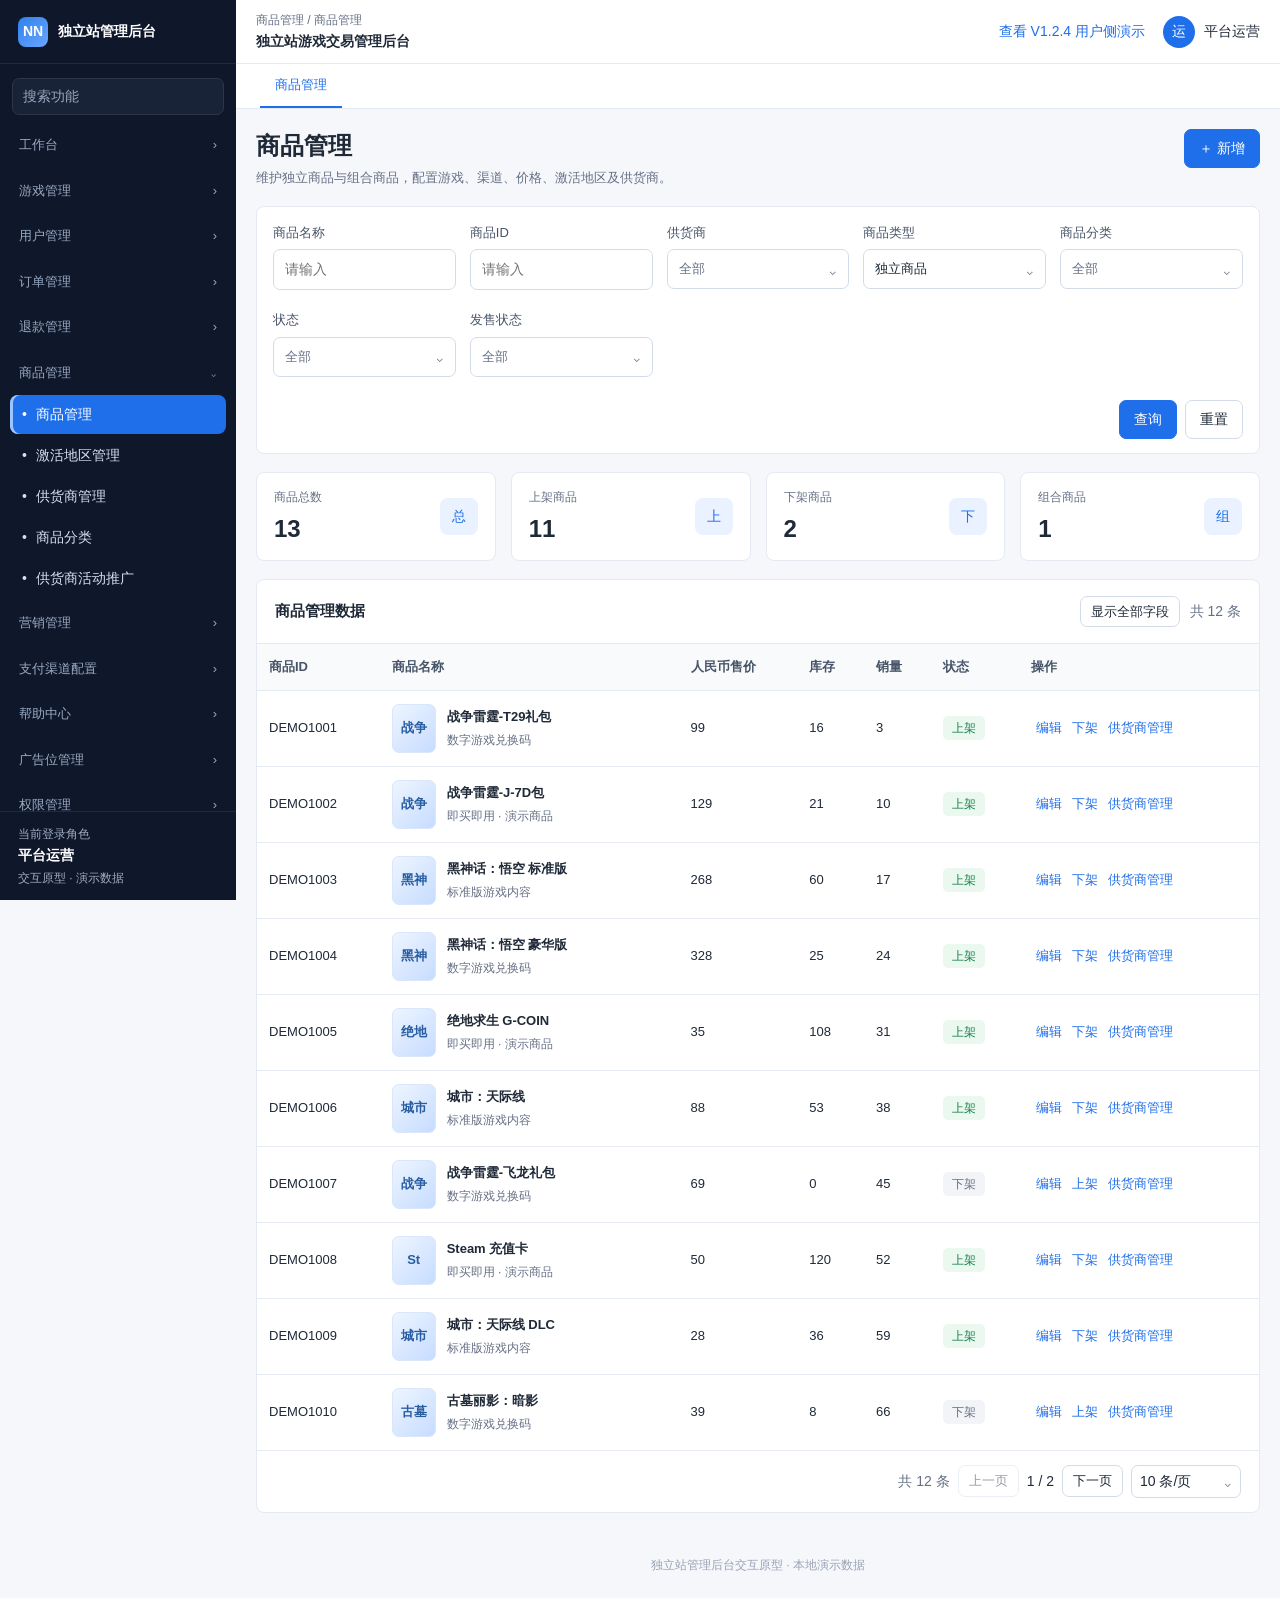
<file: independent-site-admin/index.html>
<!doctype html>
<html lang="zh-CN">
<head><meta charset="utf-8"><meta name="viewport" content="width=device-width,initial-scale=1"><title>独立站管理后台 · NN</title><link rel="stylesheet" href="assets/style.css?v=bundle-price-20261106"><link rel="stylesheet" href="assets/select-controls.css?v=all-channels-20261109"><link rel="stylesheet" href="assets/coupons.css?v=coupon-issuance-revision-20261103"><link rel="stylesheet" href="assets/activity-pages.css?v=topic-section-remove-left-20261117"></head>
<body>
<aside class="sidebar"><a class="brand" href="#/dashboard/analysis"><span class="brand-mark">NN</span><span>独立站管理后台</span></a><div class="nav-search"><input id="menuSearch" placeholder="搜索功能" aria-label="搜索功能"></div><nav id="nav" aria-label="后台导航"></nav><div class="role"><small>当前登录角色</small><strong>平台运营</strong><span class="demo-dot">交互原型 · 演示数据</span></div></aside>
<div class="main"><header class="topbar"><div><div id="crumb" class="crumb"></div><strong>独立站游戏交易管理后台</strong></div><div class="top-actions"><a href="coupon-client.html?v=v124-coupon-guide-20261123" target="_blank" rel="noopener">查看 V1.2.4 用户侧演示</a><span class="avatar-circle">运</span><span>平台运营</span></div></header><div id="tabs" class="page-tabs"></div><main id="content" class="content"></main><footer class="footer">独立站管理后台交互原型 · 本地演示数据</footer></div>
<div id="overlays"></div><div id="toast" role="status" aria-live="polite"></div>
<script src="assets/schema.js?v=fulfillment-display-20261126"></script><script src="assets/data.js?v=activation-region-20261112"></script><script src="assets/model.js?v=fulfillment-display-20261126"></script><script src="assets/phase-one.js?v=v124-card-type-20261119"></script><script src="assets/v123-schema.js?v=v123-banner-scope-style-20261111"></script><script src="assets/authorized-login.js?v=search-guide-demo-20260923"></script><script src="assets/form-validation.js?v=fulfillment-display-20261126"></script><script src="assets/list-interactions.js?v=search-guide-demo-20260923"></script><script src="assets/select-controls.js?v=all-channels-20261109"></script><script src="assets/coupons.js?v=repeat-policy-labels-20261125"></script><script src="assets/activity-pages.js?v=topic-no-schedule-copy-20261112"></script><script src="assets/sms-query.js?v=sms-simple-20261030"></script><script src="assets/app.js?v=fulfillment-display-20261126"></script><script src="assets/phase-one-ui.js?v=v124-card-type-20261119"></script>
<script src="assets/authorized-login-ui.js?v=search-guide-demo-20260923"></script>
<script src="assets/vendor/xlsx.mini.min.js?v=0.20.3"></script>
<script src="assets/coupon-audience.js?v=coupon-review-20260930"></script>
<script src="assets/coupons-ui.js?v=fulfillment-display-20261126"></script>
<script src="assets/v123-ui.js?v=v123-alias-match-20261111"></script>
<script src="assets/activity-pages-ui.js?v=topic-background-color-20261119"></script>
</body></html>
</file>
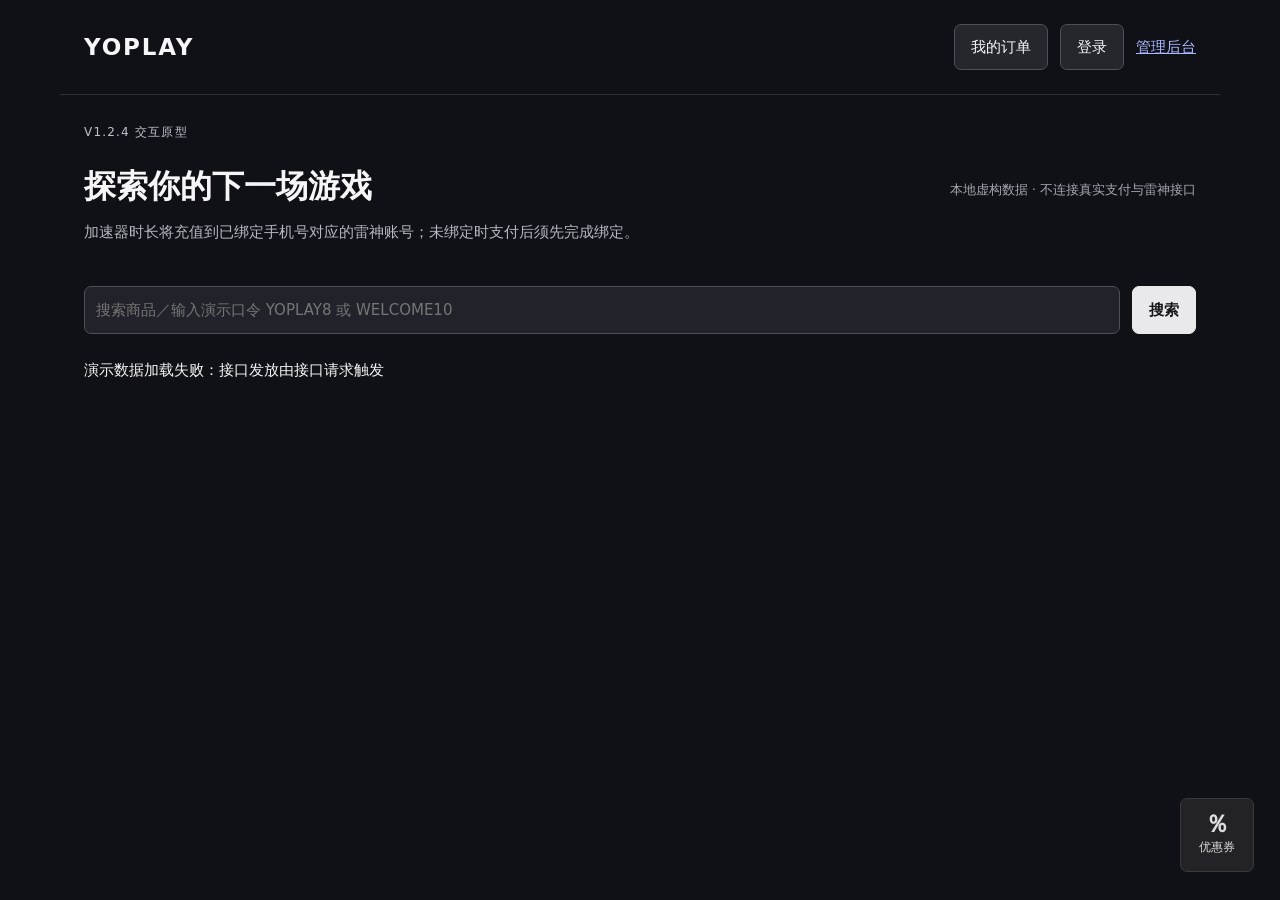
<file: independent-site-admin/coupon-client.html>
<!doctype html>
<html lang="zh-CN">
<head>
<meta charset="utf-8"><meta name="viewport" content="width=device-width,initial-scale=1">
<title>YOPLAY · 商品与履约演示</title>
<style>
*{box-sizing:border-box}body{margin:0;background:#101116;color:#f6f6f8;font:15px/1.6 system-ui,-apple-system,"Microsoft YaHei",sans-serif}header,main{max-width:1160px;margin:auto;padding:24px}header{display:flex;align-items:center;justify-content:space-between;border-bottom:1px solid #2d2f39}.brand{font-size:23px;font-weight:800;letter-spacing:.08em}.nav{display:flex;gap:12px;align-items:center}a{color:#a9b8ff}button,input,select{font:inherit}button{cursor:pointer;border:1px solid #4d4f5b;border-radius:7px;background:#26272d;color:#f7f7fa;padding:10px 16px}button.primary{background:#e9e9eb;color:#171719;border-color:#e9e9eb;font-weight:700}button.link{border:0;background:transparent;color:#b5c2ff;padding:0}button:disabled{opacity:.45;cursor:not-allowed}h1{font-size:32px;margin:18px 0 4px}h2{font-size:23px;margin:0 0 16px}h3{font-size:18px;margin:8px 0}p{color:#b6b7c0;margin:8px 0 18px}.muted,.note{color:#a4a6b0;font-size:13px}.toolbar{display:flex;gap:12px;margin:24px 0}.toolbar input{flex:1}.toolbar input,.form input,.form select{border:1px solid #4c4e59;border-radius:7px;background:#22232a;color:white;padding:11px;min-width:0}.grid{display:grid;grid-template-columns:repeat(3,minmax(0,1fr));gap:16px}.card{background:#1d1e24;border:1px solid #30313b;border-radius:12px;padding:19px;min-height:242px;display:flex;flex-direction:column}.art{height:88px;border-radius:8px;background:linear-gradient(120deg,#252f54,#493657 56%,#76522e);margin-bottom:14px}.card.recharge .art{background:linear-gradient(120deg,#153f61,#275a72 56%,#386655)}.card h3{margin:0}.card .grow{flex:1}.price{color:#fff;font-size:24px;font-weight:750}.old{color:#8c8d96;text-decoration:line-through;font-size:13px;margin-left:8px}.promo{color:#ffbb7b;font-size:13px;margin:2px 0 12px}.pill{display:inline-block;border-radius:99px;background:#263d37;color:#9ee0c5;padding:2px 9px;font-size:12px}.pill.wait{background:#443d2c;color:#f1d297;padding:2px 9px}.actions{display:flex;gap:12px;justify-content:flex-end;flex-wrap:wrap}.form{display:grid;gap:12px}.form label{display:grid;gap:6px;color:#c3c4cc}.check{display:flex;align-items:flex-start;gap:9px}.check input{margin-top:5px}.summary{background:#26272d;border-radius:9px;padding:16px;margin:18px 0}.summary strong{color:#fff}.row{display:flex;justify-content:space-between;gap:20px;padding:8px 0;border-bottom:1px solid #373840}.row:last-child{border:0}.row span:first-child{color:#aaaeb9}.notice{background:#242b37;border-left:3px solid #8eafff;padding:11px 13px;color:#c8d6f7;margin:14px 0}.notice.warning{background:#382e24;border-left-color:#f4bd72;color:#ffe1b7}.notice.success{background:#1e352d;border-left-color:#67cda2;color:#b8f1d7}.error{color:#ff9c9c;min-height:24px}dialog{width:min(530px,calc(100vw - 28px));max-height:90vh;overflow:auto;background:#1e1f24;color:#fff;border:1px solid #4a4b54;border-radius:10px;padding:25px}dialog::backdrop{background:#000b}.foot{display:flex;justify-content:flex-end;gap:10px;margin-top:22px}.coupon{background:#ececff;color:#25264a;padding:18px;border-radius:8px;margin:14px 0}.coupon strong{font-size:26px}.coupon p{color:#505272}.eyebrow{font-size:12px;color:#bfc2cc;letter-spacing:.1em;text-transform:uppercase}.topnote{display:flex;justify-content:space-between;gap:20px;align-items:center}.orderlist{display:grid;gap:8px;margin:16px 0}.orderlink{width:100%;text-align:left;display:flex;justify-content:space-between}.empty{padding:35px;border:1px dashed #484a56;border-radius:9px;text-align:center;color:#aaa}@media(max-width:800px){.grid{grid-template-columns:repeat(2,minmax(0,1fr))}}@media(max-width:580px){header,main{padding:16px}.grid{grid-template-columns:1fr}.topnote{display:block}.nav{gap:7px}dialog{padding:18px}}
/* 首页优惠券悬浮窗：每张券独立跳转，无底部共用按钮。 */
.coupon-float{position:fixed;right:26px;bottom:28px;z-index:15;display:flex;align-items:flex-end;gap:9px}.coupon-float-toggle{width:74px;height:74px;display:grid;place-content:center;gap:2px;background:#232327;border-color:#38383d;font-size:12px;color:#ddd}.coupon-float-toggle strong{font-size:24px;line-height:1}.coupon-float-panel{width:min(440px,calc(100vw - 118px));max-height:min(420px,calc(100vh - 95px));overflow:auto;background:#1e1e21;border:1px solid #3b3b40;border-radius:11px;padding:16px;box-shadow:0 20px 55px #0009}.coupon-float-head{display:flex;justify-content:space-between;align-items:center;margin-bottom:10px}.coupon-float-head strong{font-size:16px}.coupon-float-head span{color:#9e9ea5;font-size:13px}.coupon-float-list{display:grid;gap:9px}.coupon-float-card{display:grid;grid-template-columns:66px minmax(0,1fr) 73px;gap:12px;align-items:center;min-height:84px;background:#29292d;border:1px solid #414147;border-radius:7px;padding:12px}.coupon-float-value{font-weight:800;font-size:21px;text-align:center}.coupon-float-value small{display:block;font-size:11px;font-weight:400;color:#a8a8ae}.coupon-float-copy{min-width:0}.coupon-float-copy strong,.coupon-float-copy span{display:block;overflow:hidden;text-overflow:ellipsis;white-space:nowrap}.coupon-float-copy strong{font-size:13px}.coupon-float-copy span{color:#a8a8af;font-size:11px;margin-top:5px}.coupon-float-card .coupon-float-use{padding:8px 4px;background:#eeeef0;border-color:#eeeef0;color:#202025;font-size:12px;font-weight:700}.coupon-float-empty{color:#aaaab1;font-size:13px;padding:18px 6px;text-align:center}@media(max-width:580px){.coupon-float{right:12px;bottom:12px}.coupon-float-panel{width:calc(100vw - 105px);padding:11px}.coupon-float-card{grid-template-columns:54px minmax(0,1fr) 62px;gap:7px;padding:8px}.coupon-float-value{font-size:17px}.coupon-float-toggle{width:68px;height:68px}}
</style>
</head>
<body>
<header><div class="brand">YOPLAY</div><div class="nav"><button id="ordersButton">我的订单</button><button id="loginButton">登录</button><a href="index.html#/marketing/couponGrants">管理后台</a></div></header>
<main><div class="topnote"><div><span class="eyebrow">V1.2.4 交互原型</span><h1>探索你的下一场游戏</h1><p>加速器时长将充值到已绑定手机号对应的雷神账号；未绑定时支付后须先完成绑定。</p></div><span class="note">本地虚构数据 · 不连接真实支付与雷神接口</span></div><form class="toolbar" id="search"><input id="keyword" aria-label="商品搜索" placeholder="搜索商品／输入演示口令 YOPLAY8 或 WELCOME10"><button class="primary">搜索</button></form><div id="message" role="status" aria-live="polite"></div><div id="products" class="grid"></div></main>
<aside class="coupon-float" aria-label="首页优惠券悬浮窗"><div id="couponFloatPanel" class="coupon-float-panel" hidden><div class="coupon-float-head"><strong>可用优惠券</strong><span id="couponFloatCount">0 张</span></div><div id="couponFloatList" class="coupon-float-list"></div></div><button id="couponFloatToggle" class="coupon-float-toggle" type="button" aria-expanded="false" aria-controls="couponFloatPanel"><strong>％</strong><span>优惠券</span></button></aside>
<dialog id="loginDialog"><h2>登录 YOPLAY</h2><p>选择演示账号，进入商详后将自动校验发券资格。</p><select id="account" aria-label="演示账号"></select><div class="foot"><button id="cancelLogin">取消</button><button id="confirmLogin" class="primary">登录并继续</button></div></dialog>
<dialog id="detailDialog"><div id="detailContent"></div><div class="foot"><button id="closeDetail">继续逛逛</button><button id="buyButton" class="primary">立即购买</button></div></dialog>
<dialog id="confirmDialog"><div id="confirmContent"></div><p id="confirmError" class="error" role="alert"></p><div class="foot"><button id="closeConfirm">取消</button><button id="payButton" class="primary">演示支付完成</button></div></dialog>
<dialog id="paymentDialog"><div id="paymentContent"></div><div class="foot"><button id="closePayment">继续逛逛</button><button id="paymentOrderButton" class="primary">查看订单</button></div></dialog>
<dialog id="ordersDialog"><h2>我的订单</h2><div id="ordersContent"></div><div class="foot"><button id="closeOrders">关闭</button></div></dialog>
<dialog id="orderDialog"><div id="orderContent"></div><div class="foot"><button id="closeOrder">关闭</button><button id="completeOrder" class="primary" hidden>演示确认到账</button></div></dialog>
<dialog id="bindDialog"><h2>绑定手机号并充值</h2><p>完成手机号验证后，加速器时长将充值到该手机号对应的雷神账号。绑定前不会提交充值。</p><div class="form"><label>绑定手机号<input id="bindPhone" inputmode="tel" maxlength="11" placeholder="请输入 11 位手机号"></label><label>短信验证码<input id="bindCode" inputmode="numeric" maxlength="6" placeholder="演示验证码 123456"></label></div><p id="bindError" class="error" role="alert"></p><div class="foot"><button id="cancelBind">稍后绑定</button><button id="confirmBind" class="primary">确认绑定并充值</button></div><p class="note">演示验证码固定为 123456；本原型不会发送短信或调用雷神接口。</p></dialog>
<dialog id="reward"><h2>优惠券已到账</h2><div class="coupon"><strong id="rewardValue"></strong><p id="rewardName"></p><p id="rewardValidity"></p></div><div class="foot"><button id="closeReward" class="primary">知道了</button></div></dialog>
<script src="assets/schema.js?v=fulfillment-display-20261126"></script><script src="assets/data.js?v=v124"></script><script src="assets/model.js?v=fulfillment-display-20261126"></script><script src="assets/phase-one.js?v=v124-card-type-20261119"></script><script src="assets/v123-schema.js?v=v124-card-type-20261119"></script><script src="assets/authorized-login.js?v=v124"></script><script src="assets/coupons.js?v=repeat-policy-labels-20261125"></script><script src="assets/activity-pages.js?v=v124"></script><script src="assets/coupon-client.js?v=fulfillment-display-20261126"></script>
</body></html>
</file>
<file: independent-site-admin/assets/style.css>
:root{--primary:#1f6feb;--primary-weak:#eaf2ff;--bg:#f5f7fb;--panel:#fff;--line:#e5eaf2;--text:#1f2937;--muted:#667085;--sidebar:236px;font:14px/1.5 "Microsoft YaHei","PingFang SC","Segoe UI",Arial,sans-serif;color:var(--text);background:var(--bg)}*{box-sizing:border-box}body{margin:0}button,input,select,textarea{font:inherit}button,a{cursor:pointer}button{color:inherit}button:disabled{cursor:not-allowed;opacity:.45}a{color:var(--primary);text-decoration:none}button:focus-visible,a:focus-visible{outline:3px solid #8bb5fb;outline-offset:2px}input,select,textarea{width:100%;border:1px solid #d4dbe8;border-radius:7px;background:white;padding:9px 11px;min-height:38px;color:var(--text);outline:none}input:focus,select:focus,textarea:focus{border-color:var(--primary);box-shadow:0 0 0 3px #1f6feb15}input[type=checkbox],input[type=radio]{width:16px;min-height:16px;height:16px;accent-color:var(--primary)}input[type=file]{padding:7px}textarea{min-height:100px;resize:vertical}select[multiple]{min-height:105px}label{display:block}h1,h2,h3,p{margin:0}h1{font-size:24px;line-height:1.4}h2{font-size:18px}h3{font-size:15px}small,.muted{color:var(--muted)}.sidebar{width:var(--sidebar);position:fixed;inset:0 auto 0 0;display:flex;flex-direction:column;background:#0f172a;color:#d7e0ef;z-index:20}.brand{display:flex;gap:10px;align-items:center;height:64px;flex-shrink:0;padding:0 18px;border-bottom:1px solid #ffffff14;color:#fff;font-weight:bold}.brand-mark{width:30px;height:30px;border-radius:8px;background:linear-gradient(135deg,#2f80ed,#6aa6ff);display:grid;place-items:center}.nav-search{padding:14px 12px 3px}.nav-search input{background:#192338;border-color:#2b3649;color:#fff;min-height:34px;padding:7px 10px}.nav-search input::placeholder{color:#97a6bd}nav{flex:1;overflow:auto;padding:2px 10px 14px;scrollbar-width:thin}nav details{margin:4px 0}nav summary{padding:11px 9px;color:#99a9c2;cursor:pointer;font-size:13px;list-style:none;display:flex;justify-content:space-between}nav summary:after{content:'⌄'}nav details:not([open]) summary:after{content:'›'}nav a{display:block;color:#d7e0ef;padding:9px 12px;margin:2px 0;border-radius:8px}nav a:hover{background:#ffffff12}nav a.active{background:var(--primary);color:white;box-shadow:inset 3px 0 0 #9dc5ff}nav a:before{content:'•';margin-right:9px}.role{border-top:1px solid #ffffff14;padding:13px 18px;display:grid;gap:3px}.role small{color:#9fadc5}.role strong{color:#fff}.demo-dot{font-size:12px;color:#9eacc1}.main{margin-left:var(--sidebar);min-width:0}.topbar{height:64px;display:flex;align-items:center;justify-content:space-between;padding:0 24px;background:#fff;border-bottom:1px solid var(--line);position:sticky;top:0;z-index:10}.crumb{font-size:12px;color:var(--muted);margin-bottom:2px}.top-actions{display:flex;align-items:center;gap:9px}.avatar-circle{display:grid;place-items:center;background:var(--primary);color:white;width:32px;height:32px;border-radius:50%;margin-left:9px}.page-tabs{display:flex;gap:0;background:white;border-bottom:1px solid var(--line);padding:0 24px;overflow-x:auto}.page-tabs a{white-space:nowrap;padding:11px 15px;color:var(--muted);font-size:13px;border-bottom:2px solid transparent}.page-tabs a.active{color:var(--primary);border-bottom-color:var(--primary)}.content{padding:24px;min-height:calc(100vh - 160px)}.page-head{display:flex;align-items:flex-start;justify-content:space-between;gap:18px;margin-bottom:18px}.page-head p{color:var(--muted);margin-top:6px;font-size:13px}.btn-row{display:flex;gap:8px;align-items:center;flex-wrap:wrap}.btn{background:#fff;border:1px solid #d4dbe8;border-radius:7px;min-height:36px;padding:8px 14px;white-space:nowrap}.btn:hover{border-color:#9abced;color:var(--primary)}.btn.primary{background:var(--primary);color:white;border-color:var(--primary)}.btn.danger{color:#dc2626;border-color:#fecaca}.btn.small{padding:5px 10px;min-height:30px;font-size:13px}.link-btn{border:0;background:transparent;padding:4px 5px;color:var(--primary);white-space:nowrap;font-size:13px}.link-btn.danger{color:#d92d20}.panel{background:white;border:1px solid var(--line);border-radius:8px;margin-bottom:18px;overflow:hidden}.panel-pad{padding:20px}.panel-title{display:flex;align-items:center;justify-content:space-between;padding:16px 18px;border-bottom:1px solid var(--line);gap:12px}.filters{display:grid;grid-template-columns:repeat(4,minmax(145px,1fr));gap:17px;padding:20px}.field>span,.field>label{display:block;font-size:13px;margin-bottom:7px;color:#475467}.required:before{content:'* ';color:#e5484d}.filter-actions{display:flex;gap:8px;justify-content:flex-end;padding:0 20px 18px}.stats{display:grid;grid-template-columns:repeat(4,1fr);gap:15px;margin:0 0 18px}.stat{padding:18px;background:#fff;border:1px solid var(--line);border-radius:8px;display:flex;justify-content:space-between;align-items:center}.stat strong{font-size:27px;display:block;margin-top:4px}.stat-icon{background:#eaf2ff;color:var(--primary);padding:10px 14px;border-radius:8px}.table-wrap{overflow:auto}table{border-collapse:collapse;width:100%;text-align:left;white-space:nowrap}th{background:#f8fafc;color:#475467;font-weight:600;font-size:13px;padding:13px 15px;border-bottom:1px solid var(--line)}td{padding:15px;border-bottom:1px solid var(--line);font-size:13px;max-width:360px}tbody tr:hover{background:#fafcff}td.wrap{white-space:normal;min-width:170px}.actions-cell{position:sticky;right:0;background:#fff;box-shadow:-5px 0 10px #16223b05}th.actions-cell{background:#f8fafc}td .badge{font-size:12px}.badge{display:inline-block;padding:3px 9px;border-radius:5px;background:#f2f4f7;color:#667085}.badge.good{background:#eaf8ef;color:#168149}.badge.warn{background:#fff3e8;color:#be6514}.badge.blue{background:#eaf2ff;color:#1f6feb}.badge.bad{background:#fff1f1;color:#dc2626}.product-cell{display:flex;gap:11px;min-width:230px;white-space:normal;align-items:center}.cover{display:grid;place-items:center;flex:0 0 44px;height:49px;border:1px solid #d9e6fb;border-radius:7px;background:linear-gradient(135deg,#eef5ff,#c6dcff);color:#285da2;font-weight:bold}.product-cell small{display:block;margin-top:4px;font-size:12px;max-width:290px}.empty{text-align:center;padding:50px 20px;color:#98a2b3}.pagination{display:flex;gap:8px;align-items:center;justify-content:flex-end;padding:14px 18px}.pagination select{width:95px;min-height:31px;padding:5px}.pagination input{width:56px;min-height:30px;padding:5px}.footer{padding:5px 24px 24px;color:#98a2b3;text-align:center;font-size:12px}.overlay{position:fixed;inset:0;background:#101c334d;z-index:60;display:flex;align-items:center;justify-content:center;padding:28px}.modal{background:#fff;border-radius:12px;box-shadow:0 18px 65px #0f172a2d;max-height:90vh;width:720px;max-width:100%;display:flex;flex-direction:column}.modal.wide{width:1120px}.modal.drawer{height:100vh;max-height:100vh;border-radius:0;width:780px;position:absolute;right:0;top:0}.modal-head{padding:18px 22px;display:flex;align-items:center;justify-content:space-between;border-bottom:1px solid var(--line);flex-shrink:0}.close-btn{border:0;background:#f2f4f7;border-radius:6px;font-size:23px;line-height:1;width:29px;height:29px;color:#667085}.modal-body{padding:22px;overflow:auto}.modal-foot{display:flex;align-items:center;justify-content:flex-end;gap:10px;padding:15px 22px;border-top:1px solid var(--line);background:#fcfdff;border-radius:0 0 12px 12px;flex-shrink:0}.form-grid{display:grid;grid-template-columns:repeat(2,minmax(0,1fr));gap:20px 24px}.span2{grid-column:1/-1}.field-help{font-size:12px;color:#98a2b3;margin-top:5px}.section-title{margin:8px 0 18px;padding-bottom:10px;border-bottom:1px solid var(--line);font-size:16px;font-weight:600}.section-title:not(:first-child){margin-top:28px}.checks{display:flex;flex-wrap:wrap;gap:12px;padding:8px 0}.checks label{display:flex;gap:7px;align-items:center}.inline{display:flex;gap:10px;align-items:center}.inline input,.inline select{min-width:0}.inline label{display:flex;gap:7px;align-items:center}.stack{display:grid;gap:12px}.notice{background:#f4f8ff;border:1px solid #dceaff;color:#475467;padding:12px 15px;border-radius:7px;font-size:13px;margin-bottom:18px}.error-msg{color:#d92d20;margin-bottom:13px;padding:10px 13px;background:#fff1f1;border-radius:7px}.detail-grid{display:grid;grid-template-columns:repeat(3,1fr);gap:20px}.detail-grid dt{font-size:13px;color:var(--muted);margin-bottom:6px}.detail-grid dd{margin:0;word-break:break-all}.tabs{display:flex;gap:20px;border-bottom:1px solid var(--line);margin-bottom:20px}.tabs button{border:0;background:none;padding:9px 2px 12px;color:#667085}.tabs button.active{border-bottom:2px solid var(--primary);color:var(--primary)}.steps{display:flex;gap:12px;margin:12px 0 25px}.step{flex:1;font-size:12px;color:#667085;padding-top:15px;border-top:3px solid #dce4f0}.step.done{border-color:#1f6feb;color:#1f6feb}.step strong{display:block;font-size:14px;margin-bottom:5px}#toast{position:fixed;top:80px;left:calc(50% + 80px);transform:translateX(-50%);padding:11px 21px;border:1px solid #bfdfca;background:#f1fcf5;border-radius:8px;box-shadow:0 6px 25px #0f172a18;z-index:100;display:none}.preview-img{max-width:150px;max-height:85px;border-radius:6px;display:block;margin-top:8px}.welcome{max-width:900px;padding:35px}.welcome h1{margin-bottom:12px}.welcome p{color:var(--muted)}.shortcut-grid{display:grid;grid-template-columns:repeat(3,1fr);gap:15px;margin-top:26px}.shortcut{border:1px solid var(--line);border-radius:8px;padding:20px;color:var(--text);background:#fff}.shortcut:hover{border-color:var(--primary)}.tree-row{padding:10px 15px;border-bottom:1px solid var(--line)}.sticky-foot{position:sticky;bottom:0;background:#ffffffed;border-top:1px solid var(--line);padding:16px 20px;display:flex;justify-content:flex-end;gap:10px;z-index:5}.money{font-variant-numeric:tabular-nums}.row-remove{border:0;background:#fff1f1;color:#d92d20;border-radius:5px;padding:8px}.tool-list{display:grid;gap:14px}.tool-list>div{padding:14px 0;border-bottom:1px solid var(--line)}@media(max-width:1400px){.filters{grid-template-columns:repeat(3,minmax(130px,1fr))}.content{padding:20px}.topbar{padding:0 20px}}@media(max-width:1000px){:root{--sidebar:205px}.filters{grid-template-columns:repeat(2,minmax(125px,1fr))}.stats{grid-template-columns:repeat(2,1fr)}.form-grid{gap:15px}.detail-grid{grid-template-columns:repeat(2,1fr)}.top-actions>span:last-child{display:none}}@media(max-width:720px){.sidebar{position:static;width:100%;max-height:270px}.role{display:none}.brand{height:52px}.main{margin-left:0}nav{display:flex;flex-wrap:wrap;align-items:flex-start}nav details{min-width:45%}.topbar{position:static}.content{padding:14px}.page-head{flex-direction:column}.form-grid,.filters,.detail-grid{grid-template-columns:1fr}.span2{grid-column:auto}.overlay{padding:12px}.shortcut-grid{grid-template-columns:1fr}.modal-body{padding:15px}.steps{flex-wrap:wrap}.step{min-width:90px}.top-actions{gap:4px}.stats{gap:8px}.page-tabs{padding:0 10px}}
[hidden]{display:none!important}
@media(min-width:1100px){.filters{grid-template-columns:repeat(5,minmax(125px,1fr));padding:16px;gap:14px}.filter-actions{padding:0 16px 14px}.stat{padding:13px 17px}.stat strong{font-size:24px}.stat-icon{padding:8px 12px}}
.rich-wrap{border:1px solid var(--border,#dce3ed);border-radius:6px;overflow:hidden}.rich-toolbar{display:flex;gap:6px;background:#f8fafc;padding:8px;border-bottom:1px solid #e5eaf2}.rich-editor{min-height:150px;padding:12px;outline:none}.rich-editor:focus{box-shadow:inset 0 0 0 1px #1f6feb}.rich-editor ul{padding-left:24px}.platform-binding select{width:40%}

.product-compact th,.product-compact td{padding:13px 12px}.product-compact .product-cell{min-width:200px}.product-compact .actions-cell{min-width:180px}#toast{max-width:min(700px,80vw);overflow-wrap:anywhere}

.release-date-control{position:relative}.release-date-native{position:absolute;inset:0;opacity:0;pointer-events:none}.release-date-display{position:relative;display:flex;align-items:center;justify-content:space-between;gap:12px;width:100%;min-height:42px;padding:9px 11px;border:1px solid #d4dbe8;border-radius:7px;background:#fff;text-align:left}.release-date-display>span{padding-right:22px}.release-date-display:hover{border-color:var(--primary)}.release-date-display.is-empty>span{color:#98a2b3}.release-date-clear{position:absolute;right:34px;top:50%;transform:translateY(-50%);border:0;border-radius:4px;background:#fff;color:#667085;width:24px;height:26px;font-size:19px;line-height:1}.release-date-clear:hover{color:var(--primary);background:#f2f4f7}
/* Compact summary for multi-product fields in gift and bundle configuration forms. */
.product-multi-picker{min-width:0;width:100%}.product-multi-tools{display:flex;align-items:center;gap:12px;min-height:34px;flex-wrap:wrap}.product-multi-count{font-size:13px;color:#344054;white-space:nowrap}.product-multi-tools .link-btn{padding:4px 0}.product-multi-summary{margin-top:7px;min-width:0;overflow:hidden;text-overflow:ellipsis;white-space:nowrap;color:#98a2b3;font-size:12px;line-height:1.5}
.bundle-price-input{display:flex;align-items:center;gap:5px;min-width:125px}.bundle-price-input>span{color:#667085}.bundle-price-input input{width:100px;min-height:32px;padding:5px 7px}.bundle-price-input input:disabled{background:#f2f4f7;color:#98a2b3}.bundle-preview-price{display:block;margin-top:3px;font-size:11px;color:#98a2b3}
.bundle-products-cell{max-height:72px;max-width:440px;overflow:auto;line-height:1.65;font-size:12px;color:#475467;white-space:nowrap}
.gift-material-thumb{width:36px;height:36px;object-fit:contain;border-radius:6px;background:#f8fafc}.gift-material-preview .preview-img{width:72px;height:72px;max-width:72px;max-height:72px;object-fit:contain;background:#f8fafc;border:1px solid #e5eaf2;padding:5px}.addon-edit-list{display:grid;gap:8px;max-height:220px;overflow:auto;margin-top:10px;padding:2px}.addon-edit-row{display:flex;align-items:center;gap:12px;padding:10px 12px;border:1px solid #e5eaf2;border-radius:7px;background:#fff}.addon-edit-product{display:grid;gap:4px;min-width:0;flex:1}.addon-edit-product strong,.addon-edit-product small{overflow:hidden;text-overflow:ellipsis;white-space:nowrap}.addon-edit-product small{color:#98a2b3;font-size:12px}.addon-edit-row .bundle-price-input{width:220px;flex-shrink:0}.addon-edit-row .bundle-price-input>span{white-space:nowrap}@media(max-width:720px){.addon-edit-row{align-items:flex-start;flex-wrap:wrap}.addon-edit-row .bundle-price-input{width:100%}}
</file>
<file: independent-site-admin/assets/select-controls.css>
.sc-control{display:block;position:relative;min-width:0;width:100%;vertical-align:middle}.sc-native{display:none!important}.sc-trigger{display:flex;align-items:center;justify-content:space-between;gap:12px;width:100%;min-height:40px;padding:9px 11px;text-align:left;border:1px solid #d4dbe8;border-radius:7px;background:#fff;color:var(--text,#1f2937);font:inherit;cursor:pointer}.sc-trigger:hover:not(:disabled){border-color:#9abced}.sc-trigger[aria-expanded=true]{border-color:var(--primary,#1f6feb);box-shadow:0 0 0 3px #1f6feb15}.sc-trigger:disabled{background:#f5f7fa;color:#98a2b3;opacity:1;cursor:not-allowed}.sc-value{overflow:hidden;text-overflow:ellipsis;white-space:nowrap;min-width:0}.sc-placeholder{color:#667085}.sc-arrow{flex-shrink:0;color:#667085;font-size:17px;line-height:1}.sc-hint{display:block;margin-top:5px;color:#98a2b3;font-size:12px;line-height:1.5}.sc-popup{position:fixed;z-index:120;display:flex;flex-direction:column;min-height:0;padding:5px;background:#fff;border:1px solid #d9e2ef;border-radius:8px;box-shadow:0 8px 28px #182a4926;overflow:hidden;font-size:14px;color:var(--text,#1f2937)}.sc-search{flex-shrink:0;width:calc(100% - 8px);margin:4px;min-height:35px;padding:7px 9px;font:inherit}.sc-options{flex:1;min-height:0;overflow:auto;overscroll-behavior:contain;padding:2px;scrollbar-width:thin}.sc-group-label{padding:7px 8px 4px;color:#667085;font-size:12px;font-weight:600}.sc-group-label:not(:first-child){margin-top:4px;border-top:1px solid #e5eaf2}.sc-option{display:flex;align-items:center;gap:8px;min-height:36px;padding:8px;border-radius:5px;cursor:pointer;line-height:1.4;overflow-wrap:anywhere}.sc-option:hover,.sc-option.sc-active{background:#f0f5ff}.sc-option[aria-selected=true]{color:var(--primary,#1f6feb);background:#eaf2ff}.sc-option.sc-option-all{color:#155eef;font-weight:600;background:#f4f8ff}.sc-option[aria-disabled=true]{color:#a7afbc;background:#fafafa;cursor:not-allowed}.sc-check{width:16px;flex:0 0 16px;font-weight:700}.sc-option-text{min-width:0;white-space:normal}.sc-empty{padding:18px 10px;text-align:center;color:#98a2b3}.sc-footer{display:flex;justify-content:space-between;gap:8px;padding:8px 5px 3px;border-top:1px solid #e5eaf2;flex-shrink:0}.sc-action{border:0;background:transparent;padding:5px 9px;border-radius:5px;color:var(--primary,#1f6feb);font:inherit;cursor:pointer}.sc-action:hover{background:#eaf2ff}.sc-done{margin-left:auto}.pagination .sc-control{width:110px}.pagination .sc-trigger{min-height:31px;padding:5px 8px}.inline .sc-control{min-width:0;flex:1}.platform-binding .sc-control{width:40%;flex:0 1 40%}[hidden].sc-control,[hidden].sc-hint,[hidden].sc-search{display:none!important}
</file>
<file: independent-site-admin/assets/coupons.css>
.coupon-table td{vertical-align:middle;max-width:330px}.coupon-table strong{font-weight:600}.coupon-id{display:block;font-size:11px;color:#98a2b3;margin-top:4px;white-space:normal;overflow-wrap:anywhere}.coupon-date{font-size:12px}.coupon-actions{display:flex;align-items:center;gap:1px}.coupon-wrap{white-space:normal;display:block;min-width:140px;max-width:240px;overflow-wrap:anywhere}.coupon-details{margin:16px 0 22px}.coupon-details dd{font-size:13px}.coupon-price-grid{display:grid;grid-template-columns:repeat(3,1fr);background:#f5f8ff;border:1px solid #dce7ff;border-radius:8px;padding:18px;margin:0 0 20px}.coupon-price-grid strong{font-size:23px;display:block;margin-top:6px;color:#1f6feb}.coupon-price-grid small{font-size:13px;color:#667085}#cpChooseUsers{margin-top:8px}#cpScopeField .sc-wrap{width:100%}@media(max-width:720px){.coupon-price-grid{grid-template-columns:1fr;gap:16px}.coupon-actions{flex-wrap:wrap}}

.coupon-actions{flex-wrap:wrap;width:140px}.coupon-table td:first-child strong,.coupon-table td:nth-child(2)>strong{display:block;max-width:190px;white-space:normal;overflow-wrap:anywhere}
.coupon-table .coupon-id{min-width:150px;max-width:190px}
.coupon-readonly input:disabled,.coupon-readonly select:disabled,.coupon-readonly textarea:disabled,.coupon-editing input:disabled,.coupon-editing select:disabled,.coupon-editing textarea:disabled{background:#f2f4f7;color:#98a2b3;cursor:not-allowed}.coupon-editing .coupon-radio.disabled,.coupon-editing label:has(input:disabled){color:#98a2b3;cursor:not-allowed}.coupon-recipient-filters{display:flex;gap:10px;align-items:center;margin:16px 0;flex-wrap:wrap}.coupon-recipient-filters>input{flex:1;min-width:200px}.coupon-recipient-filters>.sc-control{width:150px;flex:0 0 150px}.coupon-recipient-tools{display:flex;justify-content:flex-end;align-items:center;gap:14px;margin-bottom:12px}.coupon-task-records{margin-top:20px;border:1px solid var(--line);border-radius:6px}.coupon-task-records>summary{cursor:pointer;padding:12px 16px;font-weight:600;background:#f8fafc}.coupon-task-records>.section-title{margin:16px}

.coupon-choices{display:grid;grid-template-columns:1fr 1fr;gap:12px}.coupon-choice{display:flex;align-items:flex-start;gap:10px;padding:14px;border:1px solid #d6deeb;border-radius:6px;cursor:pointer;background:white}.coupon-choice:has(input:checked){border-color:#2563eb;background:#f4f8ff}.coupon-choice input[type=checkbox]{width:17px;height:17px;min-height:0;margin:2px 0 0;flex:0 0 17px;accent-color:#2563eb}.coupon-choice strong{display:block;font-weight:500}.coupon-choice small{display:block;margin-top:5px;color:#768399;line-height:1.6}.coupon-choice:has(input:disabled){background:#f2f4f7;cursor:not-allowed;opacity:.65}.coupon-radio-row{display:flex;gap:24px;align-items:center;min-height:40px;flex-wrap:wrap}.coupon-radio{display:flex;gap:7px;align-items:center;cursor:pointer}.coupon-radio input[type=radio]{width:16px;height:16px;min-height:0;flex:0 0 16px;margin:0;accent-color:#2563eb}.coupon-radio.disabled{color:#9ca6b5;cursor:not-allowed}.coupon-date-inputs{display:flex;align-items:center;gap:12px}.coupon-date-inputs input{flex:1;min-width:0}.coupon-days{display:flex;align-items:center;gap:10px}.coupon-days input{width:100px}.coupon-source{display:block;white-space:normal;overflow-wrap:anywhere;color:#7d899c;line-height:1.6;margin-top:4px;max-width:160px}.coupon-number{display:block;width:128px;white-space:normal;overflow-wrap:anywhere;font-size:11px;color:#7d899c}#cpPlanRecipients th,#cpPlanRecipients td{padding:12px 10px}#cpPlanRecipients th{white-space:nowrap}#cpPlanRecipients td{font-size:12px}#cpPlanRecipients .coupon-recipient-filters>.sc-control{width:180px;flex-basis:180px}#cpTimingHelp{margin-top:-18px}#cpIssueEnd>input{max-width:420px}@media(max-width:720px){.coupon-choices{grid-template-columns:1fr}.coupon-date-inputs{flex-wrap:wrap}}

.coupon-upload{display:flex;gap:12px;align-items:center;flex-wrap:wrap}.coupon-upload input[type=file]{flex:1;min-width:250px}.coupon-import-result{font-size:13px;margin-top:8px;line-height:1.7;color:#3f566d;overflow-wrap:anywhere}.coupon-import-result.bad{color:#d92d20}.coupon-table th{white-space:nowrap}.coupon-table .coupon-number{font-size:12px;color:inherit;width:145px}

.coupon-sku-summary,.coupon-sku-toolbar{display:flex;align-items:center;gap:12px;flex-wrap:wrap}.coupon-sku-toolbar{justify-content:space-between;margin:0 0 16px}.coupon-sku-toolbar label{display:flex;align-items:center;gap:7px}.coupon-sku-count{margin-right:auto;color:var(--muted)}[data-sku-table] .coupon-table{min-width:760px}[data-sku-table] th:first-child,[data-sku-table] td:first-child{width:44px;text-align:center}
.coupon-check-grid{display:grid;grid-template-columns:repeat(4,minmax(120px,1fr));gap:10px 18px;margin-top:8px}.coupon-check-grid label{font-weight:400;color:#334155}.coupon-check-grid input{margin-right:6px}
</file>
<file: independent-site-admin/assets/activity-pages.css>
.activity-filter{display:flex;align-items:end;gap:14px;padding:16px 18px}.activity-filter .field{min-width:220px}.activity-filter .field input,.activity-filter .field select{min-height:36px}.activity-template-grid{display:grid;grid-template-columns:repeat(auto-fill,minmax(330px,1fr));gap:16px}.activity-template-card{margin:0}.template-cover{height:176px;position:relative;overflow:hidden;padding:22px;background:linear-gradient(135deg,#9f241e,#d74a2f 60%,#f3a13a)}.template-cover.anchor-sections{background:linear-gradient(135deg,#202631,#572c29 65%,#b33625)}.template-tag{position:absolute;top:14px;right:14px;border-radius:20px;background:#fff3;color:#fff;padding:4px 10px;font-size:12px}.template-wire-hero{height:75px;border:1px solid #fff8;border-radius:8px;background:linear-gradient(100deg,#fff4,#ffe2 48%,#fff1);box-shadow:0 8px 20px #25160d20}.template-wire-grid{display:flex;gap:10px;margin:13px auto 0;max-width:75%}.template-wire-grid i{height:42px;flex:1;border-radius:5px;background:#fff9;box-shadow:0 4px 10px #36170c20}.template-card-body{padding:17px}.template-card-body>.inline{justify-content:space-between}.template-card-body p{min-height:40px;color:var(--muted);font-size:13px;margin-top:8px}.template-meta{font-size:12px;color:var(--muted);padding:10px 0 14px}.activity-template-card .btn-row{gap:5px}.activity-template-card .btn{padding-inline:8px}.activity-section-row{border:1px solid var(--line);border-radius:8px;padding:14px;margin:12px 0;background:#fbfcfe}.activity-section-row>.inline{align-items:end}.activity-section-row .field:first-child{flex:1}.activity-section-row .field:nth-child(2){width:210px}.activity-editor .section-title{margin:4px 0 10px}.activity-editor .inline>span{white-space:nowrap}.activity-asset-preview{display:flex;align-items:center;gap:10px;flex-wrap:wrap;margin-top:8px;font-size:12px}.activity-asset-preview img{display:block;max-width:240px;max-height:90px;object-fit:contain;border:1px solid var(--line);border-radius:6px;background:#f8fafc;padding:4px}.product-picker-summary{display:flex;align-items:center;justify-content:space-between;gap:12px;min-height:38px;padding:8px 10px;border:1px solid var(--line);border-radius:7px;background:#fff}.product-picker-summary>span{min-width:0;overflow:hidden;text-overflow:ellipsis;white-space:nowrap;color:#475467;font-size:13px}.product-picker-toolbar{display:grid;grid-template-columns:minmax(180px,1fr) minmax(160px,.6fr) auto;align-items:end;gap:14px}.product-picker-bulk{display:flex;align-items:center;gap:8px;padding-bottom:1px}.product-picker-count{padding:12px 2px;color:#475467;font-size:13px}.product-picker-results{max-height:52vh;overflow:auto;border:1px solid var(--line);border-radius:8px}.product-picker-option{display:flex;align-items:center;gap:12px;padding:11px 14px;border-bottom:1px solid var(--line);cursor:pointer}.product-picker-option:last-child{border-bottom:0}.product-picker-option:hover{background:#f8fbff}.product-picker-option>span{flex:1;min-width:0}.product-picker-option strong,.product-picker-option small{display:block;overflow:hidden;text-overflow:ellipsis;white-space:nowrap}.product-picker-option small{margin-top:4px;color:var(--muted);font-size:12px}.product-picker-option>b{white-space:nowrap;color:#344054}.activity-preview{background:var(--activity-bg,#a9251c);color:#fff;min-height:560px;border-radius:8px;overflow:hidden;position:relative}.activity-preview-top{height:44px;background:#17191f;display:flex;align-items:center;justify-content:space-between;padding:0 24px;font-size:12px;color:#d5d7dc}.activity-preview-top b{color:#f9a332;font-size:17px}.activity-preview-hero{height:260px;position:relative;overflow:hidden;background:linear-gradient(130deg,#f7bd67,#96352d 60%,#391e25)}.activity-preview-hero>img{width:100%;height:100%;object-fit:cover}.activity-preview-placeholder{height:100%;display:flex;flex-direction:column;justify-content:center;align-items:center;background:radial-gradient(ellipse at 25% 30%,#ffe7a7 0,transparent 30%),radial-gradient(ellipse at 75% 60%,#ef7a54 0,transparent 35%),linear-gradient(120deg,#71372d,#e96d41 48%,#502e36);color:#fff;text-shadow:0 3px 14px #512116}.activity-preview-placeholder span{font-size:38px;font-weight:900;letter-spacing:3px}.activity-preview-placeholder small{color:#fff;font-size:15px;margin-top:12px}.activity-preview-body{max-width:920px;margin:0 auto;padding:24px 45px 55px;min-height:250px}.activity-preview-section{margin:14px 0 30px;scroll-margin-top:12px}.activity-preview-section h2{border-bottom:1px solid #fff4;padding:8px 4px 12px;font-size:18px}.activity-preview-section h2 span{float:right;font-size:12px;font-weight:400;color:#fff9}.activity-preview-products{display:grid;grid-template-columns:repeat(4,minmax(100px,1fr));gap:14px;margin-top:14px}.activity-preview-products.carousel{display:flex;overflow:auto}.activity-product-card{background:#281e1b;color:#fff;border-radius:5px;padding:7px;min-width:0;display:flex;flex-direction:column;gap:7px;font-size:11px}.activity-preview-products.carousel .activity-product-card{flex:0 0 155px}.activity-product-cover{height:87px;border-radius:4px;background:linear-gradient(135deg,#ede5d8,#a7afbd 50%,#373d49);color:#232b35;display:grid;place-items:center;text-align:center;padding:8px;font-size:12px;font-weight:700}.activity-product-card b{min-height:31px;line-height:1.4;font-weight:500}.activity-product-card strong{color:#ff8a2b}.activity-anchor{position:sticky;float:right;top:70px;margin-right:-110px;display:grid;gap:4px;background:#191a1d;border-radius:10px;padding:12px;width:120px;z-index:1}.activity-anchor a{color:#ddd;font-size:12px;padding:7px}.activity-anchor a:hover{color:#ff9d3a}@media(max-width:760px){.activity-filter{align-items:stretch;flex-wrap:wrap}.activity-template-grid{grid-template-columns:1fr}.activity-preview-top span:nth-child(2){display:none}.activity-preview-body{padding:18px}.activity-preview-products{grid-template-columns:repeat(2,minmax(100px,1fr))}.activity-anchor{display:none}.activity-section-row>.inline{align-items:stretch;flex-wrap:wrap}.activity-section-row .field:nth-child(2){width:auto;flex:1}.product-picker-toolbar{grid-template-columns:1fr}.activity-preview-hero{height:200px}}
.form-section-title{grid-column:1/-1;padding:12px 0 2px;margin-top:8px;border-top:1px solid var(--line)}.form-section-title h3{font-size:15px;margin:0;color:#263449}.form-section-title p{font-size:12px;color:var(--muted);margin:4px 0 0}.form-section-title:first-of-type{border-top:0;margin-top:0}.template-select-row{display:flex;align-items:center;gap:8px}.template-select-row select{flex:1;min-width:0;width:0}.activity-preview{background-size:cover;background-position:center}

.activity-section-row>.inline>.field{display:flex;align-items:center;gap:8px;min-width:0}.activity-section-row>.inline>.field>span{display:block;flex:0 0 auto;white-space:nowrap;margin:0}.activity-section-row>.inline>.field input,.activity-section-row>.inline>.field select{min-width:0}
.activity-section-actions{display:flex;gap:8px;margin-top:8px}.activity-section-row .order-field{flex:0 0 112px!important;width:112px!important}.activity-section-row .order-field input{width:72px}.activity-game-row>.inline:first-child>.field:nth-child(2){flex:1}.activity-game-options{align-items:end;gap:14px;margin-top:12px}.activity-game-options>.field{flex:1;min-width:0}.activity-game-row>.field-help{display:block;margin:10px 0 0}.activity-preview-single-product{display:grid;grid-template-columns:minmax(0,1.55fr) minmax(280px,1fr);min-height:310px;margin:16px 0 28px;border-radius:9px;overflow:hidden;background:linear-gradient(135deg,#a345ad,#582955 78%);box-shadow:0 12px 26px #140b2038}.activity-preview-product-cover{display:flex;flex-direction:column;justify-content:end;align-items:flex-start;gap:9px;min-height:310px;padding:28px;background-position:center;background-size:cover;background-image:radial-gradient(ellipse at 58% 44%,#74b5ccaa,transparent 35%),linear-gradient(145deg,#13262d,#354e58 48%,#101820);position:relative}.activity-preview-product-cover:after{content:"";position:absolute;inset:0;background:linear-gradient(0deg,#071016b8,transparent 58%)}.activity-preview-product-cover span,.activity-preview-product-cover small{position:relative;z-index:1;text-shadow:0 2px 10px #000}.activity-preview-product-cover span{font-size:26px;font-weight:800}.activity-preview-product-cover small{font-size:12px;color:#d8e3e9}.activity-preview-product-info{padding:27px 25px;display:flex;flex-direction:column;gap:12px;background:linear-gradient(155deg,#a346b0,#4b254e)}.activity-preview-product-info h2{font-size:23px;margin:0}.activity-preview-tags{font-size:12px;color:#f4d8f7}.activity-preview-game-price{font-size:19px;font-weight:800;color:#fff}.activity-preview-game-price small{font-size:11px;font-weight:500;margin-left:8px;color:#f5d7f8}.activity-preview-product-info p{margin:0;color:#f5e8f6;font-size:13px;line-height:1.6;display:-webkit-box;-webkit-line-clamp:3;-webkit-box-orient:vertical;overflow:hidden}.activity-preview-thumbs{display:flex;gap:8px;margin-top:auto}.activity-preview-thumbs i{display:grid;place-items:center;flex:1;height:54px;border-radius:5px;background:linear-gradient(135deg,#243c48,#6b657d 50%,#1c2632);font-size:10px;font-style:normal;color:#fff9}.activity-preview-products .activity-product-card small{color:#d0c4ba;font-size:10px}
@media(max-width:760px){.activity-section-actions{flex-wrap:wrap}.activity-game-options{align-items:stretch;flex-wrap:wrap}.activity-preview-single-product{grid-template-columns:1fr}.activity-preview-product-cover{min-height:220px}.activity-preview-product-info{padding:20px}}
.activity-section-row[data-section-kind="products"]>.inline>.field:nth-child(2){flex:1;width:auto}.activity-section-row[data-section-kind="products"]>.inline>.field:nth-child(3){flex:0 0 210px;width:210px}
.activity-add-menu{position:relative}.activity-add-menu>summary{list-style:none;cursor:pointer}.activity-add-menu>summary::-webkit-details-marker{display:none}.activity-add-menu-options{position:absolute;left:0;bottom:calc(100% + 6px);z-index:15;display:grid;min-width:150px;padding:5px;border:1px solid var(--line);border-radius:8px;background:#fff;box-shadow:0 8px 24px #172b4d20}.activity-add-menu-options button{padding:9px 12px;border:0;background:transparent;text-align:left;color:var(--text);cursor:pointer;border-radius:5px}.activity-add-menu-options button:hover{background:#f2f6fc;color:var(--primary)}
/* 专题页编辑弹窗：约束分区表单内容在弹窗内换行 */
.activity-editor,.activity-editor .form-grid,.activity-editor .form-grid>* ,.activity-sections,.activity-section-row{min-width:0;max-width:100%}.activity-section-row{overflow:hidden}.activity-section-row>.inline:first-child{display:grid;grid-template-columns:100px minmax(0,1fr) 190px auto;align-items:end;gap:10px}.activity-section-row[data-section-kind="game"]>.inline:first-child{grid-template-columns:100px minmax(0,1fr) auto}.activity-section-row>.inline:first-child>.field{width:auto!important;min-width:0}.activity-section-row>.inline:first-child>.order-field{width:auto!important}.activity-section-row>.inline:first-child>.field input,.activity-section-row>.inline:first-child>.field select{min-width:0;width:100%}.activity-game-options{display:grid!important;grid-template-columns:minmax(0,.8fr) minmax(0,1.2fr);align-items:end;gap:12px;margin-top:12px}.activity-game-options>.field{display:grid!important;grid-template-columns:max-content minmax(0,1fr);align-items:center;min-width:0;width:auto!important;gap:8px}.activity-game-options>.field>span{white-space:nowrap}.activity-game-options>.field>select,.activity-game-options>.field>.product-picker-summary{min-width:0;width:100%;max-width:100%}.activity-game-options .product-picker-summary>span{min-width:0;max-width:100%;overflow:hidden;text-overflow:ellipsis;white-space:nowrap}.activity-editor .form-section-title,.activity-editor .field-help{min-width:0;overflow-wrap:anywhere}
@media(max-width:760px){.activity-section-row>.inline:first-child,.activity-section-row[data-section-kind="game"]>.inline:first-child{grid-template-columns:1fr 1fr}.activity-section-row>.inline:first-child>.order-field{grid-column:1}.activity-section-row>.inline:first-child>[data-activity="remove-section"]{grid-column:2;grid-row:1;justify-self:end}.activity-section-row[data-section-kind="game"]>.inline:first-child>.field:nth-child(2){grid-column:1/-1}.activity-section-row[data-section-kind="products"]>.inline:first-child>.field:nth-child(2),.activity-section-row[data-section-kind="products"]>.inline:first-child>.field:nth-child(3){grid-column:1/-1;width:auto!important}.activity-game-options{grid-template-columns:1fr}.activity-game-options>.field{grid-template-columns:1fr}.activity-section-row{padding:12px}}
/* 排序输入：独立垂直布局，避免标签挤占可编辑区域 */
.activity-section-row>.inline:first-child,.activity-section-row[data-section-kind="game"]>.inline:first-child{grid-template-columns:120px minmax(0,1fr) 190px auto}.activity-section-row[data-section-kind="game"]>.inline:first-child{grid-template-columns:120px minmax(0,1fr) auto}.activity-section-row>.inline:first-child>.order-field{display:grid!important;grid-template-columns:minmax(0,1fr);gap:3px!important;align-content:end;justify-items:start}.activity-section-row>.inline:first-child>.order-field>span{white-space:nowrap}.activity-section-row>.inline:first-child>.order-field>input[data-section-order]{display:block;width:88px!important;min-width:88px!important;max-width:88px;height:38px;flex:none;padding:8px 10px}.activity-section-row>.inline:first-child>.order-field>input[data-section-order]:focus{position:relative;z-index:1}
@media(max-width:760px){.activity-section-row>.inline:first-child,.activity-section-row[data-section-kind="game"]>.inline:first-child{grid-template-columns:120px minmax(0,1fr)}.activity-section-row[data-section-kind="game"]>.inline:first-child>.field:nth-child(2){grid-column:1/-1}}
.activity-section-row[data-section-kind="singleProduct"]>.inline:first-child{grid-template-columns:120px minmax(0,1fr) auto}.activity-section-row[data-section-kind="singleProduct"]>.inline:first-child>.field{min-width:0}.activity-section-row[data-section-kind="singleProduct"] .product-picker-summary{min-width:0;max-width:100%}.activity-preview-single-product{display:grid;grid-template-columns:minmax(0,1.55fr) minmax(280px,1fr);min-height:310px;margin:16px 0 28px;border-radius:9px;overflow:hidden;background:linear-gradient(135deg,#a345ad,#582955 78%);box-shadow:0 12px 26px #140b2038;cursor:pointer}.activity-preview-product-cover{display:flex;flex-direction:column;justify-content:end;align-items:flex-start;gap:9px;min-height:310px;padding:28px;background-position:center;background-size:cover;background-image:radial-gradient(ellipse at 58% 44%,#74b5ccaa,transparent 35%),linear-gradient(145deg,#13262d,#354e58 48%,#101820);position:relative}.activity-preview-product-cover:after{content:"";position:absolute;inset:0;background:linear-gradient(0deg,#071016b8,transparent 58%)}.activity-preview-product-cover span,.activity-preview-product-cover small{position:relative;z-index:1;text-shadow:0 2px 10px #000}.activity-preview-product-cover span{font-size:26px;font-weight:800}.activity-preview-product-cover small{font-size:12px;color:#d8e3e9}.activity-preview-product-info{padding:27px 25px;display:flex;flex-direction:column;gap:12px;background:linear-gradient(155deg,#a346b0,#4b254e);min-width:0}.activity-preview-product-info h2{font-size:23px;margin:0}.activity-preview-product-info p{margin:0;color:#f5e8f6;font-size:13px;line-height:1.6;display:-webkit-box;-webkit-line-clamp:3;-webkit-box-orient:vertical;overflow:hidden}.activity-preview-game-price del{font-size:13px;font-weight:400;color:#ead8ec;margin-left:8px}.activity-preview-game-price b{font-size:11px;background:#ec5970;border-radius:4px;padding:2px 5px;margin-left:5px}.activity-preview-single-product .activity-preview-thumbs i{background:linear-gradient(135deg,#243c48,#6b657d 50%,#1c2632)}
@media(max-width:760px){.activity-section-row[data-section-kind="singleProduct"]>.inline:first-child{grid-template-columns:110px minmax(0,1fr)}.activity-section-row[data-section-kind="singleProduct"]>.inline:first-child>[data-activity="remove-section"]{grid-column:2;grid-row:1;justify-self:end}.activity-section-row[data-section-kind="singleProduct"]>.inline:first-child>.field:nth-child(2){grid-column:1/-1}.activity-preview-single-product{grid-template-columns:1fr}.activity-preview-product-cover{min-height:220px}.activity-preview-product-info{padding:20px}}
.activity-preview-product-cover:after{display:none}.activity-preview-tags{display:flex;gap:7px;align-items:center}.activity-preview-tags span{padding:4px 7px;border-radius:4px;background:#ffffff20;color:#f8eafa;font-size:11px}.activity-preview-game-price{display:flex;align-items:center;gap:8px}.activity-preview-game-price del,.activity-preview-game-price b{margin-left:0}
.activity-preview-thumbs{display:grid;grid-template-columns:repeat(3,minmax(0,1fr));gap:8px;margin-top:auto}.activity-preview-thumbs .shot{height:66px;border-radius:5px;position:relative;overflow:hidden;box-shadow:inset 0 0 0 1px #ffffff24}.activity-preview-thumbs .shot:after{content:"";position:absolute;inset:0;background:linear-gradient(0deg,#07101666,transparent 70%)}.activity-preview-thumbs .shot-1{background:radial-gradient(ellipse at 35% 30%,#b3d6d8 0 4%,transparent 5%),linear-gradient(155deg,#a6a990 0 28%,#3e6254 29% 62%,#152b35 63%)}.activity-preview-thumbs .shot-2{background:radial-gradient(circle at 72% 34%,#f7b753 0 8%,transparent 9%),linear-gradient(135deg,#4d2930,#b75a37 48%,#241a2d)}.activity-preview-thumbs .shot-3{background:radial-gradient(ellipse at 62% 22%,#98def0 0 5%,transparent 6%),linear-gradient(145deg,#182b45,#607b91 46%,#263744)}
.activity-section-row [data-activity="remove-section"]{white-space:nowrap;min-width:76px;justify-self:end;align-self:end}
.activity-section-remove-row{display:flex;justify-content:flex-start;margin-top:8px}.activity-section-remove-row button{white-space:nowrap;min-width:76px}
</file>
